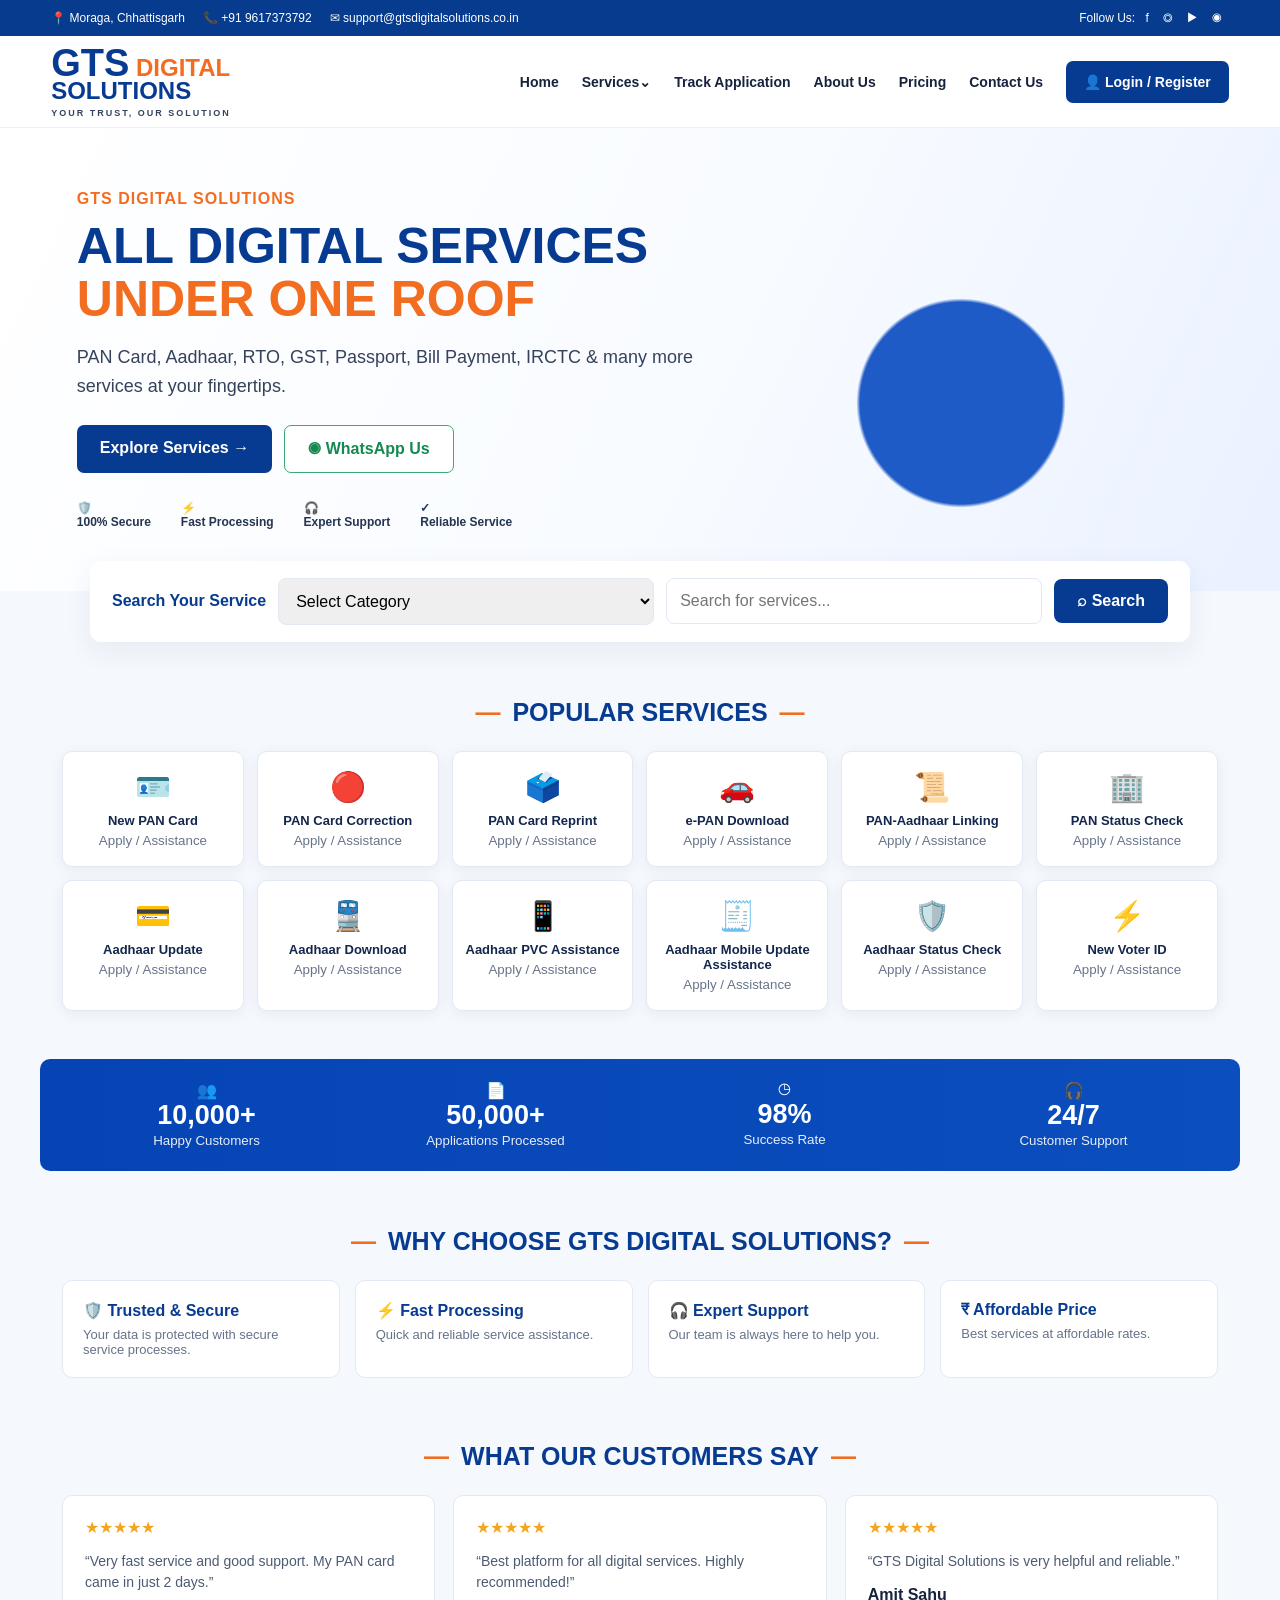
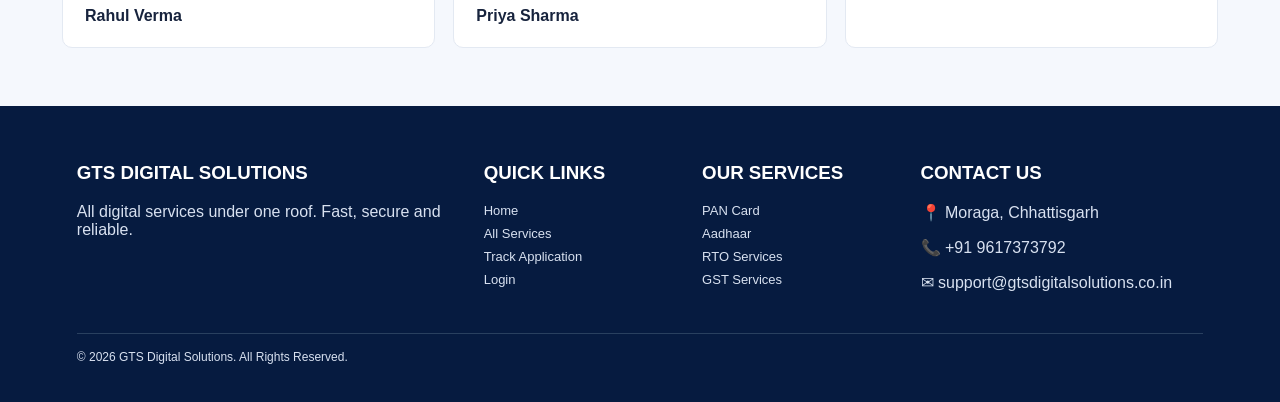
<file: index.html>
<!DOCTYPE html><html lang="hi"><head><meta charset="UTF-8"><meta name="viewport" content="width=device-width,initial-scale=1"><title>GTS Digital Solutions</title><link rel="stylesheet" href="style.css"></head><body>
<div class="topbar"><div><span>📍 Moraga, Chhattisgarh</span><span>📞 +91 9617373792</span><span>✉ support@gtsdigitalsolutions.co.in</span></div><div class="social">Follow Us: <span>f</span><span>◎</span><span>▶</span><span>◉</span></div></div>
<header class="navbar"><a class="logo" href="index.html"><b>GTS</b> <i>DIGITAL</i><br>SOLUTIONS<small>YOUR TRUST, OUR SOLUTION</small></a><nav class="navlinks"><a href="index.html">Home</a><a href="services.html">Services⌄</a><a href="login.html">Track Application</a><a href="services.html">About Us</a><a href="services.html">Pricing</a><a href="#contact">Contact Us</a><a class="navbtn" href="login.html">👤 Login / Register</a></nav></header>
<section class="hero"><div class="hero-content"><div class="eyebrow">GTS DIGITAL SOLUTIONS</div><h1>ALL DIGITAL SERVICES<br><em>UNDER ONE ROOF</em></h1><p>PAN Card, Aadhaar, RTO, GST, Passport, Bill Payment, IRCTC & many more services at your fingertips.</p><div class="hero-buttons"><a class="btn" href="services.html">Explore Services →</a><a class="btn alt" href="https://wa.me/919617373792">◉ WhatsApp Us</a></div><div class="trust"><div>🛡️<br>100% Secure</div><div>⚡<br>Fast Processing</div><div>🎧<br>Expert Support</div><div>✓<br>Reliable Service</div></div></div></section>
<div class="searchbox"><strong>Search Your Service</strong><select><option>Select Category</option><option>PAN Card</option><option>Aadhaar</option><option>RTO</option><option>GST</option></select><input placeholder="Search for services..."><button onclick="location.href='services.html'">⌕ Search</button></div>
<section class="section"><h2 class="section-title">POPULAR SERVICES</h2><div class="grid"><div class="service-card"><div class="icon">🪪</div><b>New PAN Card</b><small>Apply / Assistance</small></div><div class="service-card"><div class="icon">🔴</div><b>PAN Card Correction</b><small>Apply / Assistance</small></div><div class="service-card"><div class="icon">🗳️</div><b>PAN Card Reprint</b><small>Apply / Assistance</small></div><div class="service-card"><div class="icon">🚗</div><b>e-PAN Download</b><small>Apply / Assistance</small></div><div class="service-card"><div class="icon">📜</div><b>PAN-Aadhaar Linking</b><small>Apply / Assistance</small></div><div class="service-card"><div class="icon">🏢</div><b>PAN Status Check</b><small>Apply / Assistance</small></div><div class="service-card"><div class="icon">💳</div><b>Aadhaar Update</b><small>Apply / Assistance</small></div><div class="service-card"><div class="icon">🚆</div><b>Aadhaar Download</b><small>Apply / Assistance</small></div><div class="service-card"><div class="icon">📱</div><b>Aadhaar PVC Assistance</b><small>Apply / Assistance</small></div><div class="service-card"><div class="icon">🧾</div><b>Aadhaar Mobile Update Assistance</b><small>Apply / Assistance</small></div><div class="service-card"><div class="icon">🛡️</div><b>Aadhaar Status Check</b><small>Apply / Assistance</small></div><div class="service-card"><div class="icon">⚡</div><b>New Voter ID</b><small>Apply / Assistance</small></div></div></section>
<div class="stats"><div>👥<b>10,000+</b><small>Happy Customers</small></div><div>📄<b>50,000+</b><small>Applications Processed</small></div><div>◷<b>98%</b><small>Success Rate</small></div><div>🎧<b>24/7</b><small>Customer Support</small></div></div>
<section class="section"><h2 class="section-title">WHY CHOOSE GTS DIGITAL SOLUTIONS?</h2><div class="features"><div class="feature"><b>🛡️ Trusted & Secure</b><p>Your data is protected with secure service processes.</p></div><div class="feature"><b>⚡ Fast Processing</b><p>Quick and reliable service assistance.</p></div><div class="feature"><b>🎧 Expert Support</b><p>Our team is always here to help you.</p></div><div class="feature"><b>₹ Affordable Price</b><p>Best services at affordable rates.</p></div></div></section>
<section class="section"><h2 class="section-title">WHAT OUR CUSTOMERS SAY</h2><div class="testimonials"><div class="review"><div class="stars">★★★★★</div><p>“Very fast service and good support. My PAN card came in just 2 days.”</p><b>Rahul Verma</b></div><div class="review"><div class="stars">★★★★★</div><p>“Best platform for all digital services. Highly recommended!”</p><b>Priya Sharma</b></div><div class="review"><div class="stars">★★★★★</div><p>“GTS Digital Solutions is very helpful and reliable.”</p><b>Amit Sahu</b></div></div></section>
<footer id="contact"><div class="footergrid"><div><h3>GTS DIGITAL SOLUTIONS</h3><p>All digital services under one roof. Fast, secure and reliable.</p></div><div><h3>QUICK LINKS</h3><a href="index.html">Home</a><a href="services.html">All Services</a><a href="login.html">Track Application</a><a href="login.html">Login</a></div><div><h3>OUR SERVICES</h3><a href="services.html">PAN Card</a><a href="services.html">Aadhaar</a><a href="services.html">RTO Services</a><a href="services.html">GST Services</a></div><div><h3>CONTACT US</h3><p>📍 Moraga, Chhattisgarh</p><p>📞 +91 9617373792</p><p>✉ support@gtsdigitalsolutions.co.in</p></div></div><div class="copy">© 2026 GTS Digital Solutions. All Rights Reserved.</div></footer>
</body></html>
</file>
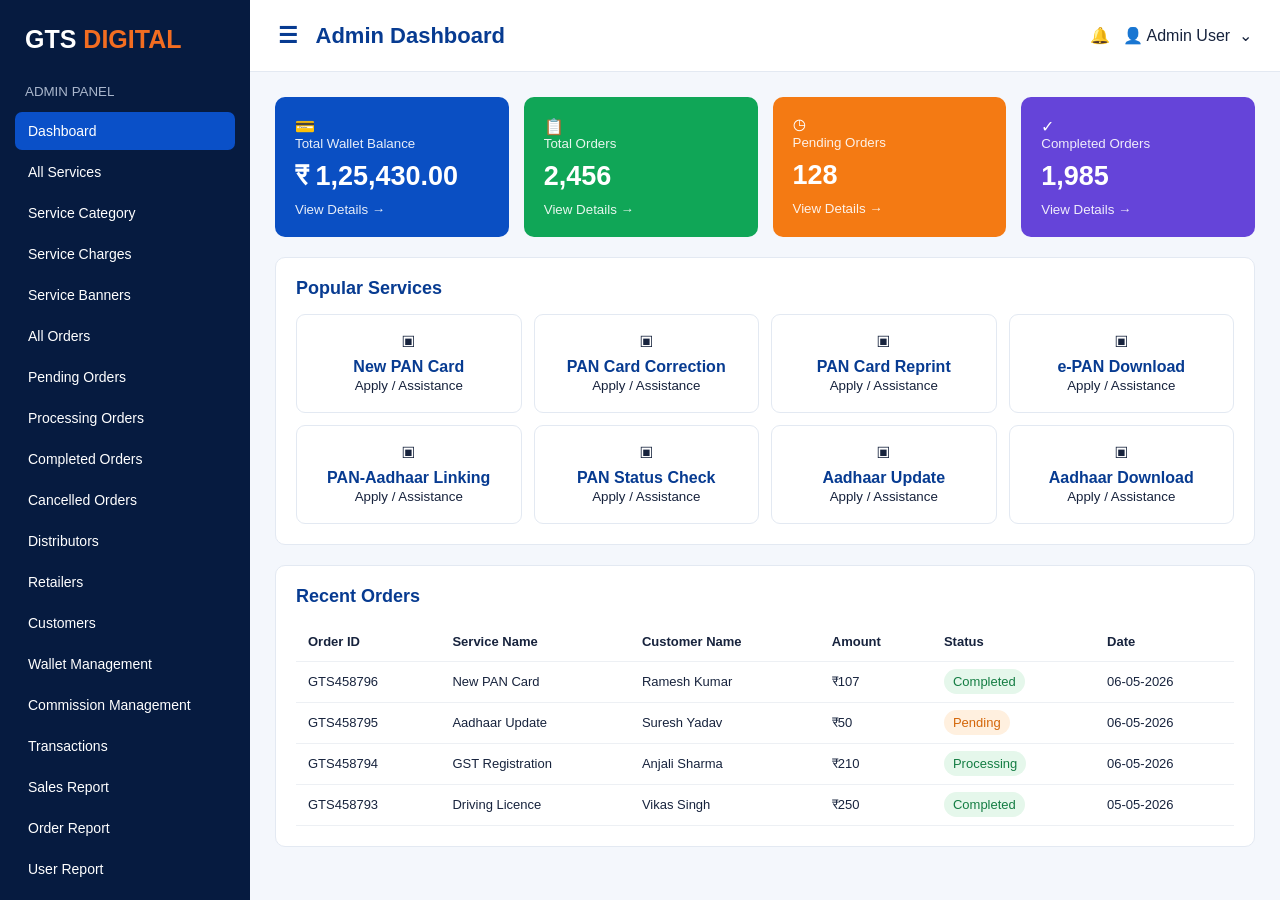
<file: admin.html>
<!DOCTYPE html><html lang="hi"><head><meta charset="UTF-8"><meta name="viewport" content="width=device-width,initial-scale=1"><title>Admin Dashboard - GTS</title><link rel="stylesheet" href="style.css"></head><body class="dashboard">
<aside class="sidebar"><div class="brand">GTS <span>DIGITAL</span></div><small>ADMIN PANEL</small><a class="active" href="#">Dashboard</a><a class="" href="#">All Services</a><a class="" href="#">Service Category</a><a class="" href="#">Service Charges</a><a class="" href="#">Service Banners</a><a class="" href="#">All Orders</a><a class="" href="#">Pending Orders</a><a class="" href="#">Processing Orders</a><a class="" href="#">Completed Orders</a><a class="" href="#">Cancelled Orders</a><a class="" href="#">Distributors</a><a class="" href="#">Retailers</a><a class="" href="#">Customers</a><a class="" href="#">Wallet Management</a><a class="" href="#">Commission Management</a><a class="" href="#">Transactions</a><a class="" href="#">Sales Report</a><a class="" href="#">Order Report</a><a class="" href="#">User Report</a><a class="" href="#">General Settings</a><a class="" href="#">Payment Settings</a><a class="" href="#">Website Settings</a><a class="" href="#">Admin Users</a><a class="" href="#">Roles & Permissions</a><a class="" href="#">Logout</a></aside>
<main class="dashmain"><header class="dashhead"><h1>☰ &nbsp; Admin Dashboard</h1><span>🔔 &nbsp; 👤 Admin User &nbsp;⌄</span></header>
<div class="dashcontent"><div class="dashcards"><div class="dashcard"><span>💳</span><small>Total Wallet Balance</small><b>₹ 1,25,430.00</b><small>View Details →</small></div><div class="dashcard"><span>📋</span><small>Total Orders</small><b>2,456</b><small>View Details →</small></div><div class="dashcard"><span>◷</span><small>Pending Orders</small><b>128</b><small>View Details →</small></div><div class="dashcard"><span>✓</span><small>Completed Orders</small><b>1,985</b><small>View Details →</small></div></div>
<section class="panel"><h2>Popular Services</h2><div class="quick"><div>▣<b>New PAN Card</b><small>Apply / Assistance</small></div><div>▣<b>PAN Card Correction</b><small>Apply / Assistance</small></div><div>▣<b>PAN Card Reprint</b><small>Apply / Assistance</small></div><div>▣<b>e-PAN Download</b><small>Apply / Assistance</small></div><div>▣<b>PAN-Aadhaar Linking</b><small>Apply / Assistance</small></div><div>▣<b>PAN Status Check</b><small>Apply / Assistance</small></div><div>▣<b>Aadhaar Update</b><small>Apply / Assistance</small></div><div>▣<b>Aadhaar Download</b><small>Apply / Assistance</small></div></div></section>
<section class="panel"><h2>Recent Orders</h2><div class="tablewrap"><table><tr><th>Order ID</th><th>Service Name</th><th>Customer Name</th><th>Amount</th><th>Status</th><th>Date</th></tr>
<tr><td>GTS458796</td><td>New PAN Card</td><td>Ramesh Kumar</td><td>₹107</td><td><span class="status">Completed</span></td><td>06-05-2026</td></tr>
<tr><td>GTS458795</td><td>Aadhaar Update</td><td>Suresh Yadav</td><td>₹50</td><td><span class="status pending">Pending</span></td><td>06-05-2026</td></tr>
<tr><td>GTS458794</td><td>GST Registration</td><td>Anjali Sharma</td><td>₹210</td><td><span class="status">Processing</span></td><td>06-05-2026</td></tr>
<tr><td>GTS458793</td><td>Driving Licence</td><td>Vikas Singh</td><td>₹250</td><td><span class="status">Completed</span></td><td>05-05-2026</td></tr>
</table></div></section></div></main></body></html>
</file>
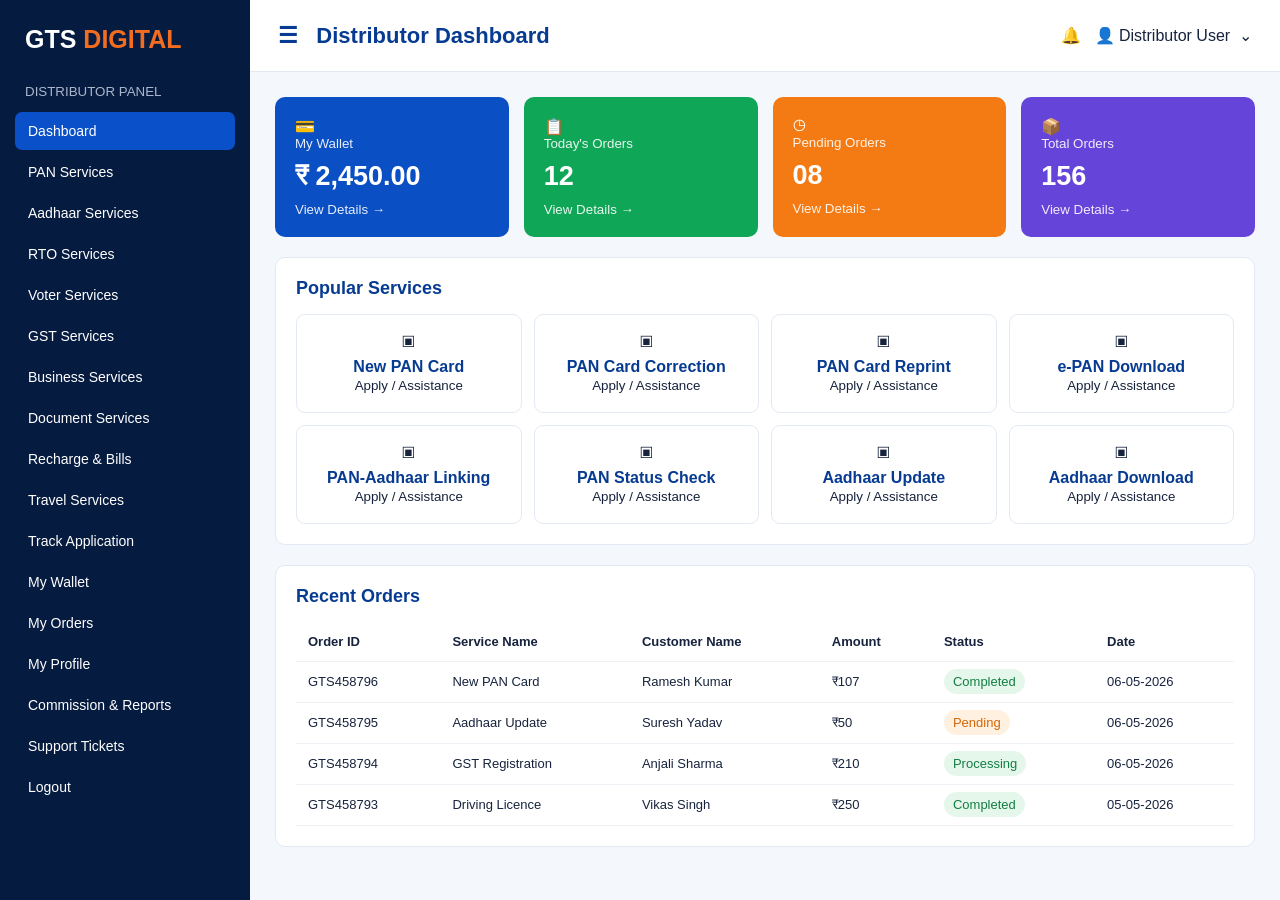
<file: distributor.html>
<!DOCTYPE html><html lang="hi"><head><meta charset="UTF-8"><meta name="viewport" content="width=device-width,initial-scale=1"><title>Distributor Dashboard - GTS</title><link rel="stylesheet" href="style.css"></head><body class="dashboard">
<aside class="sidebar"><div class="brand">GTS <span>DIGITAL</span></div><small>DISTRIBUTOR PANEL</small><a class="active" href="#">Dashboard</a><a class="" href="#">PAN Services</a><a class="" href="#">Aadhaar Services</a><a class="" href="#">RTO Services</a><a class="" href="#">Voter Services</a><a class="" href="#">GST Services</a><a class="" href="#">Business Services</a><a class="" href="#">Document Services</a><a class="" href="#">Recharge & Bills</a><a class="" href="#">Travel Services</a><a class="" href="#">Track Application</a><a class="" href="#">My Wallet</a><a class="" href="#">My Orders</a><a class="" href="#">My Profile</a><a class="" href="#">Commission & Reports</a><a class="" href="#">Support Tickets</a><a class="" href="#">Logout</a></aside>
<main class="dashmain"><header class="dashhead"><h1>☰ &nbsp; Distributor Dashboard</h1><span>🔔 &nbsp; 👤 Distributor User &nbsp;⌄</span></header>
<div class="dashcontent"><div class="dashcards"><div class="dashcard"><span>💳</span><small>My Wallet</small><b>₹ 2,450.00</b><small>View Details →</small></div><div class="dashcard"><span>📋</span><small>Today's Orders</small><b>12</b><small>View Details →</small></div><div class="dashcard"><span>◷</span><small>Pending Orders</small><b>08</b><small>View Details →</small></div><div class="dashcard"><span>📦</span><small>Total Orders</small><b>156</b><small>View Details →</small></div></div>
<section class="panel"><h2>Popular Services</h2><div class="quick"><div>▣<b>New PAN Card</b><small>Apply / Assistance</small></div><div>▣<b>PAN Card Correction</b><small>Apply / Assistance</small></div><div>▣<b>PAN Card Reprint</b><small>Apply / Assistance</small></div><div>▣<b>e-PAN Download</b><small>Apply / Assistance</small></div><div>▣<b>PAN-Aadhaar Linking</b><small>Apply / Assistance</small></div><div>▣<b>PAN Status Check</b><small>Apply / Assistance</small></div><div>▣<b>Aadhaar Update</b><small>Apply / Assistance</small></div><div>▣<b>Aadhaar Download</b><small>Apply / Assistance</small></div></div></section>
<section class="panel"><h2>Recent Orders</h2><div class="tablewrap"><table><tr><th>Order ID</th><th>Service Name</th><th>Customer Name</th><th>Amount</th><th>Status</th><th>Date</th></tr>
<tr><td>GTS458796</td><td>New PAN Card</td><td>Ramesh Kumar</td><td>₹107</td><td><span class="status">Completed</span></td><td>06-05-2026</td></tr>
<tr><td>GTS458795</td><td>Aadhaar Update</td><td>Suresh Yadav</td><td>₹50</td><td><span class="status pending">Pending</span></td><td>06-05-2026</td></tr>
<tr><td>GTS458794</td><td>GST Registration</td><td>Anjali Sharma</td><td>₹210</td><td><span class="status">Processing</span></td><td>06-05-2026</td></tr>
<tr><td>GTS458793</td><td>Driving Licence</td><td>Vikas Singh</td><td>₹250</td><td><span class="status">Completed</span></td><td>05-05-2026</td></tr>
</table></div></section></div></main></body></html>
</file>
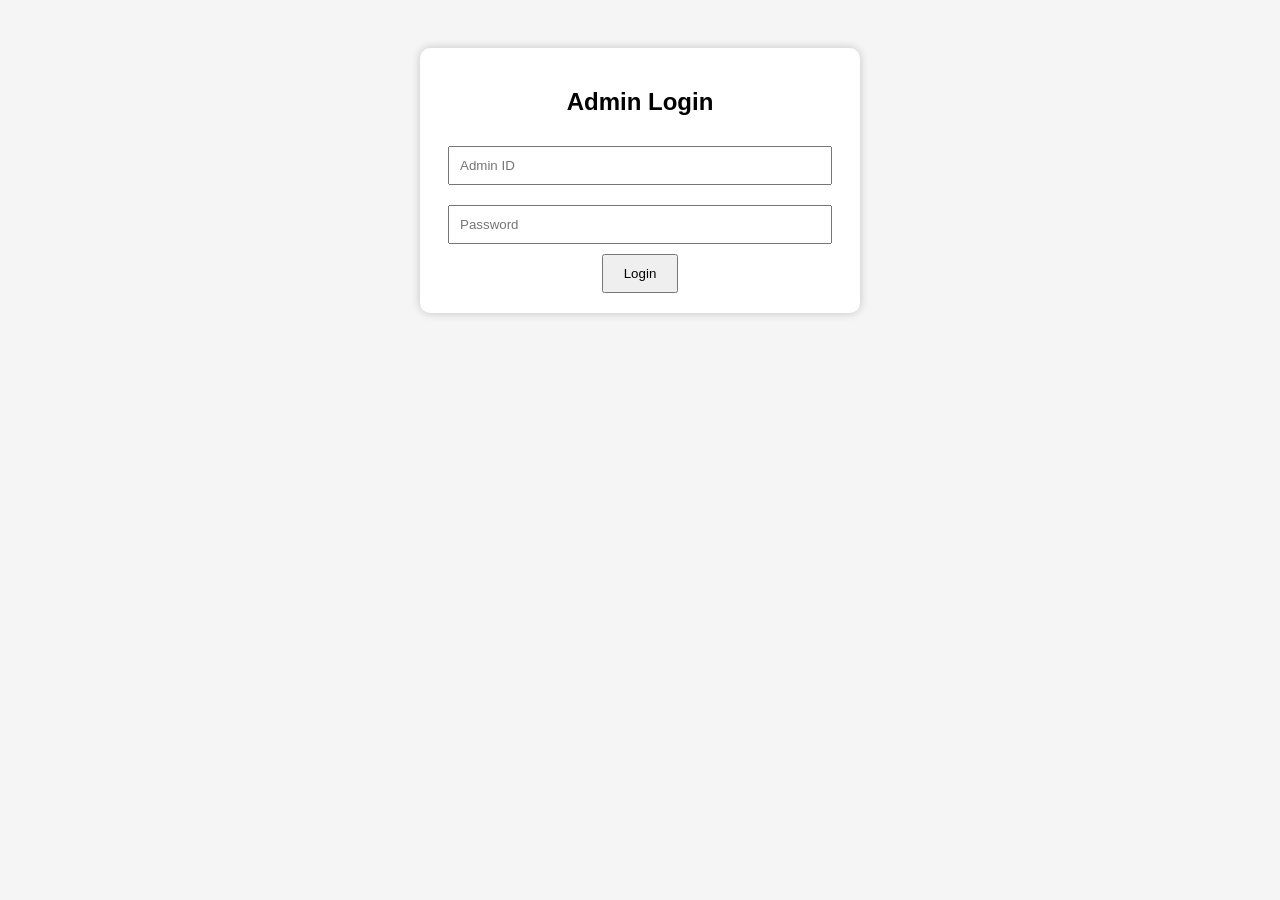
<file: login.html>
<!DOCTYPE html>
<html lang="hi">
<head>
<meta charset="UTF-8">
<meta name="viewport" content="width=device-width, initial-scale=1.0">
<title>GTS Digital Solutions - Login</title>

<style>
body{
font-family:Arial,sans-serif;
background:#f5f5f5;
text-align:center;
padding:40px;
}

.box{
max-width:400px;
margin:auto;
background:white;
padding:20px;
border-radius:10px;
box-shadow:0 0 10px rgba(0,0,0,0.2);
}

input{
width:90%;
padding:10px;
margin:10px 0;
}

button{
padding:10px 20px;
cursor:pointer;
}
</style>
</head>

<body>

<div class="box">

<h2>Admin Login</h2>

<input type="text" id="user" placeholder="Admin ID">

<input type="password" id="pass" placeholder="Password">

<button onclick="login()">Login</button>

</div>

<script>

function login(){

var username=document.getElementById("user").value;

var password=document.getElementById("pass").value;

if(username=="admin" && password=="12345"){

window.location.href="admin.html";

}else{

alert("गलत ID या Password");

}

}

</script>

</body>
</html>
</file>
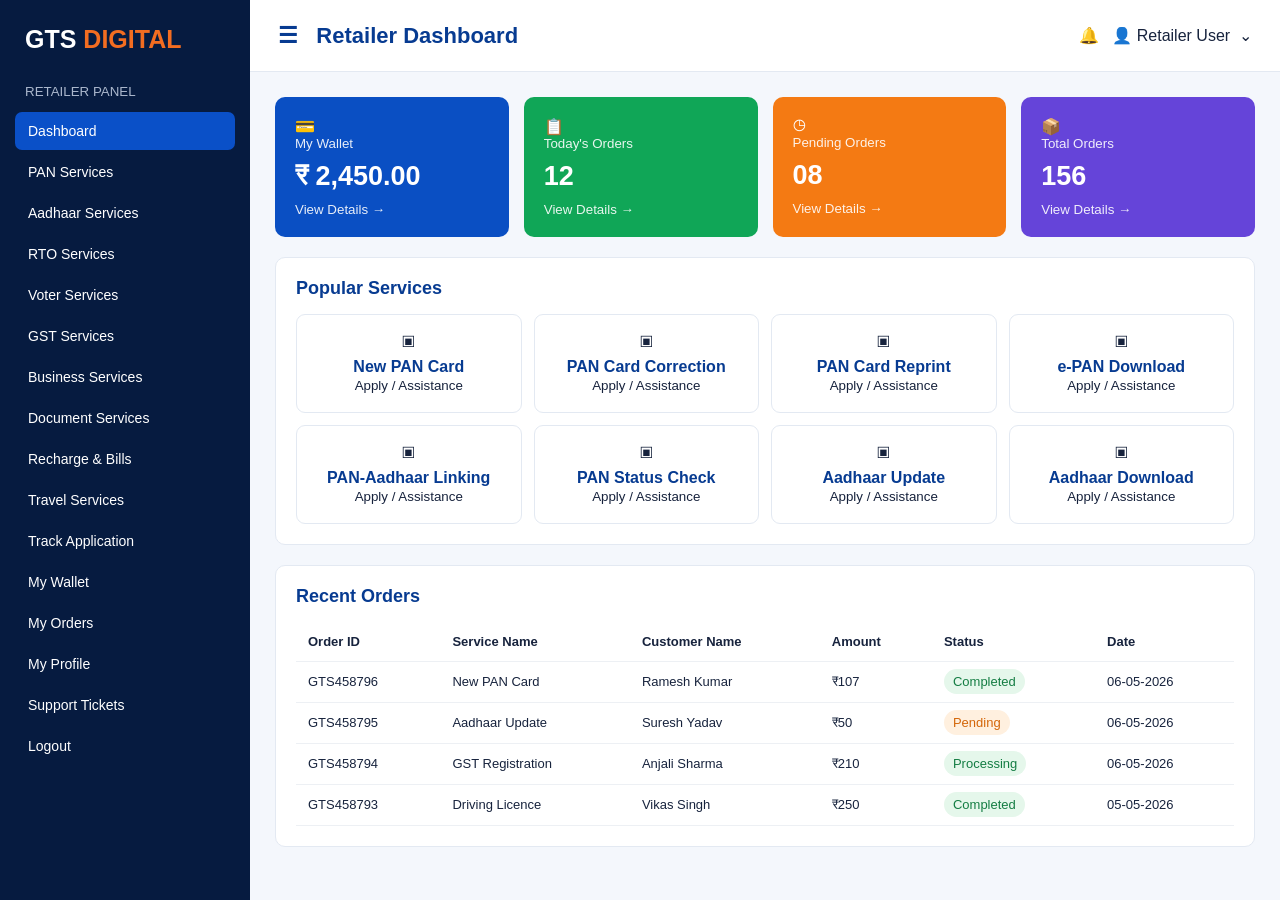
<file: retailer.html>
<!DOCTYPE html><html lang="hi"><head><meta charset="UTF-8"><meta name="viewport" content="width=device-width,initial-scale=1"><title>Retailer Dashboard - GTS</title><link rel="stylesheet" href="style.css"></head><body class="dashboard">
<aside class="sidebar"><div class="brand">GTS <span>DIGITAL</span></div><small>RETAILER PANEL</small><a class="active" href="#">Dashboard</a><a class="" href="#">PAN Services</a><a class="" href="#">Aadhaar Services</a><a class="" href="#">RTO Services</a><a class="" href="#">Voter Services</a><a class="" href="#">GST Services</a><a class="" href="#">Business Services</a><a class="" href="#">Document Services</a><a class="" href="#">Recharge & Bills</a><a class="" href="#">Travel Services</a><a class="" href="#">Track Application</a><a class="" href="#">My Wallet</a><a class="" href="#">My Orders</a><a class="" href="#">My Profile</a><a class="" href="#">Support Tickets</a><a class="" href="#">Logout</a></aside>
<main class="dashmain"><header class="dashhead"><h1>☰ &nbsp; Retailer Dashboard</h1><span>🔔 &nbsp; 👤 Retailer User &nbsp;⌄</span></header>
<div class="dashcontent"><div class="dashcards"><div class="dashcard"><span>💳</span><small>My Wallet</small><b>₹ 2,450.00</b><small>View Details →</small></div><div class="dashcard"><span>📋</span><small>Today's Orders</small><b>12</b><small>View Details →</small></div><div class="dashcard"><span>◷</span><small>Pending Orders</small><b>08</b><small>View Details →</small></div><div class="dashcard"><span>📦</span><small>Total Orders</small><b>156</b><small>View Details →</small></div></div>
<section class="panel"><h2>Popular Services</h2><div class="quick"><div>▣<b>New PAN Card</b><small>Apply / Assistance</small></div><div>▣<b>PAN Card Correction</b><small>Apply / Assistance</small></div><div>▣<b>PAN Card Reprint</b><small>Apply / Assistance</small></div><div>▣<b>e-PAN Download</b><small>Apply / Assistance</small></div><div>▣<b>PAN-Aadhaar Linking</b><small>Apply / Assistance</small></div><div>▣<b>PAN Status Check</b><small>Apply / Assistance</small></div><div>▣<b>Aadhaar Update</b><small>Apply / Assistance</small></div><div>▣<b>Aadhaar Download</b><small>Apply / Assistance</small></div></div></section>
<section class="panel"><h2>Recent Orders</h2><div class="tablewrap"><table><tr><th>Order ID</th><th>Service Name</th><th>Customer Name</th><th>Amount</th><th>Status</th><th>Date</th></tr>
<tr><td>GTS458796</td><td>New PAN Card</td><td>Ramesh Kumar</td><td>₹107</td><td><span class="status">Completed</span></td><td>06-05-2026</td></tr>
<tr><td>GTS458795</td><td>Aadhaar Update</td><td>Suresh Yadav</td><td>₹50</td><td><span class="status pending">Pending</span></td><td>06-05-2026</td></tr>
<tr><td>GTS458794</td><td>GST Registration</td><td>Anjali Sharma</td><td>₹210</td><td><span class="status">Processing</span></td><td>06-05-2026</td></tr>
<tr><td>GTS458793</td><td>Driving Licence</td><td>Vikas Singh</td><td>₹250</td><td><span class="status">Completed</span></td><td>05-05-2026</td></tr>
</table></div></section></div></main></body></html>
</file>
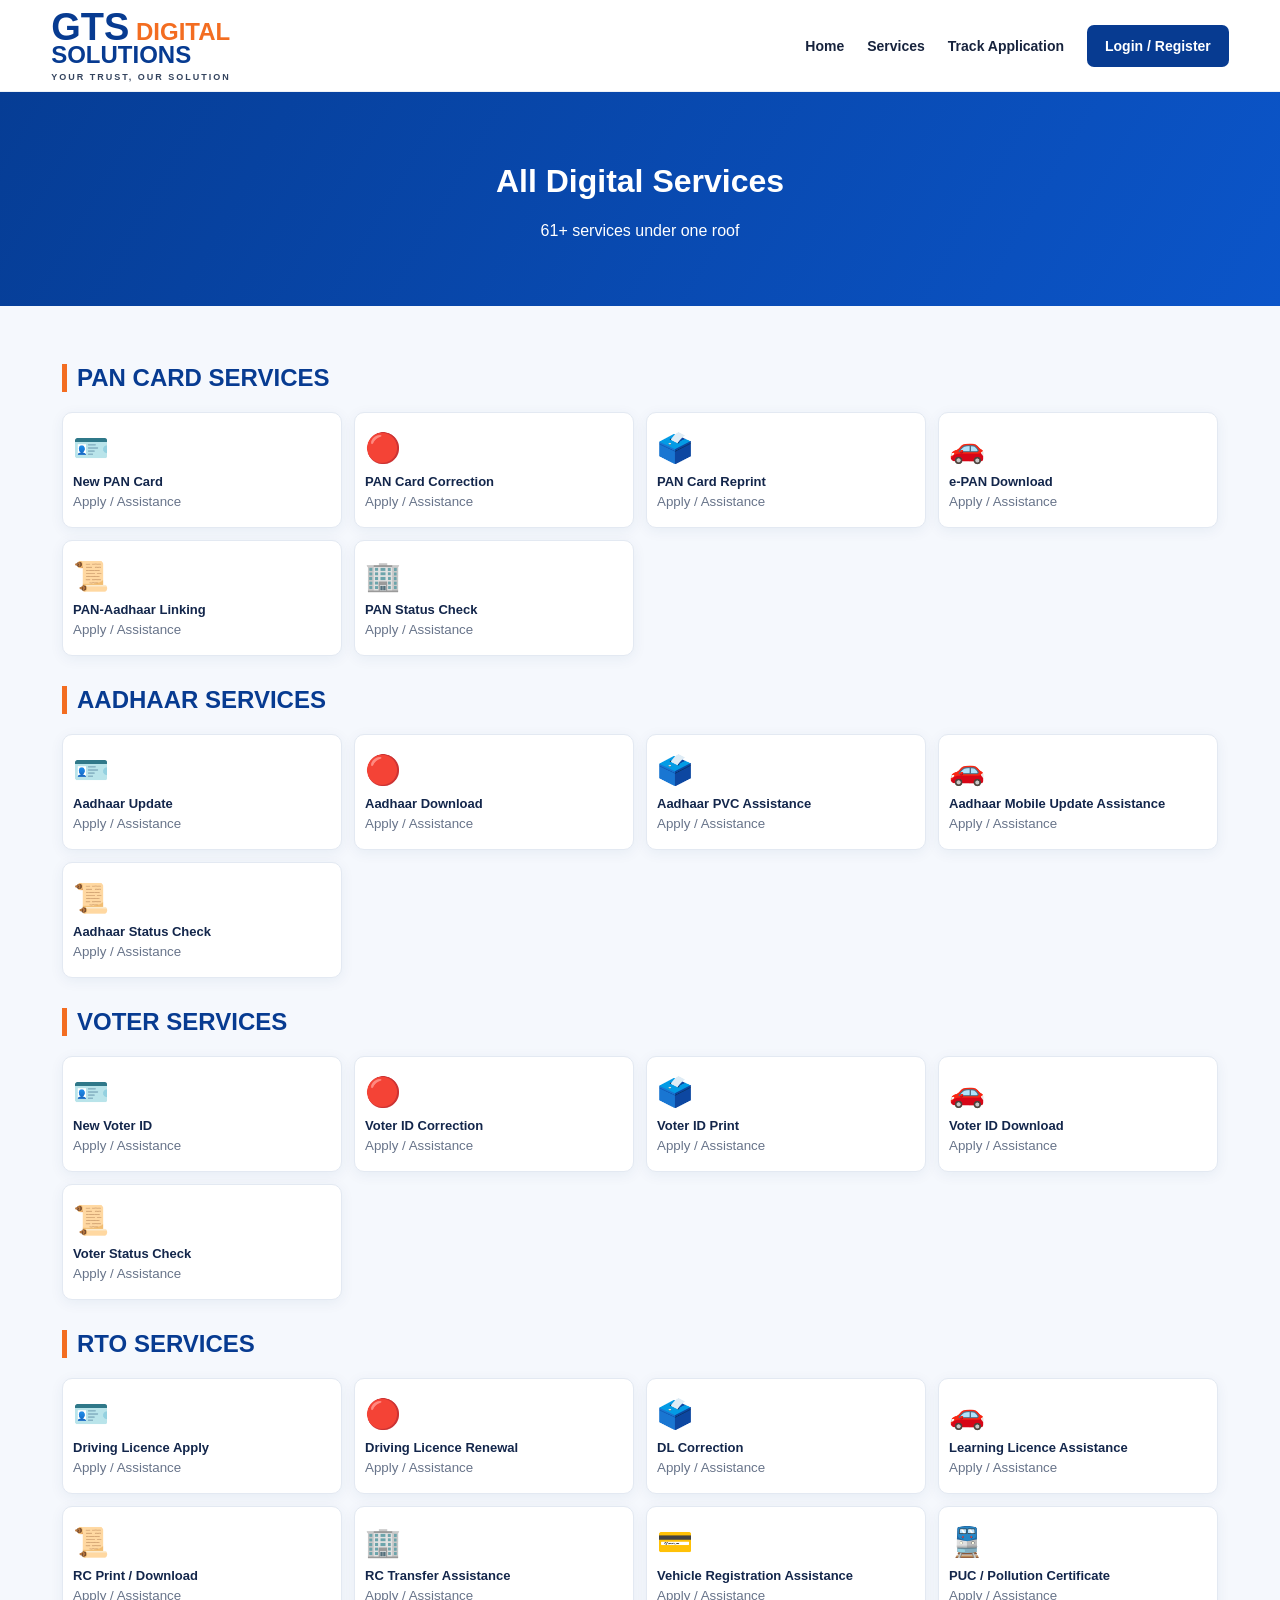
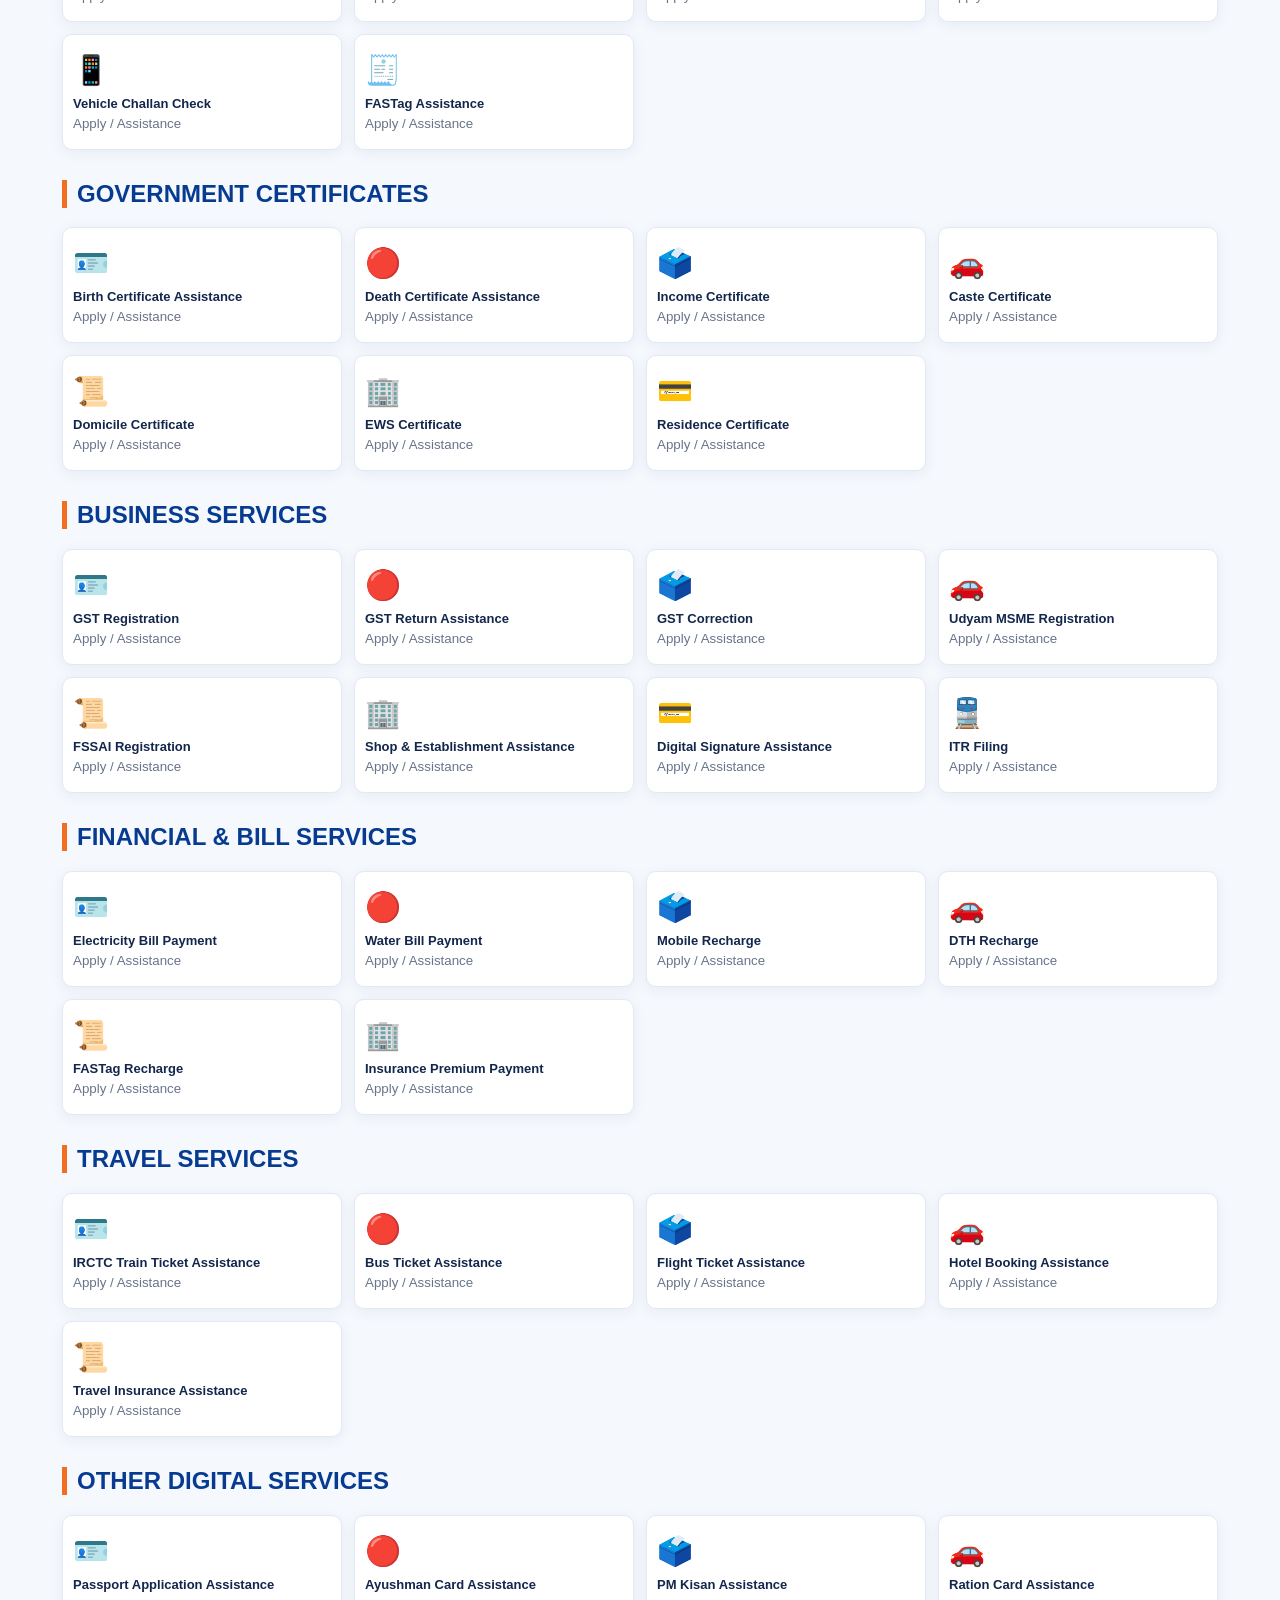
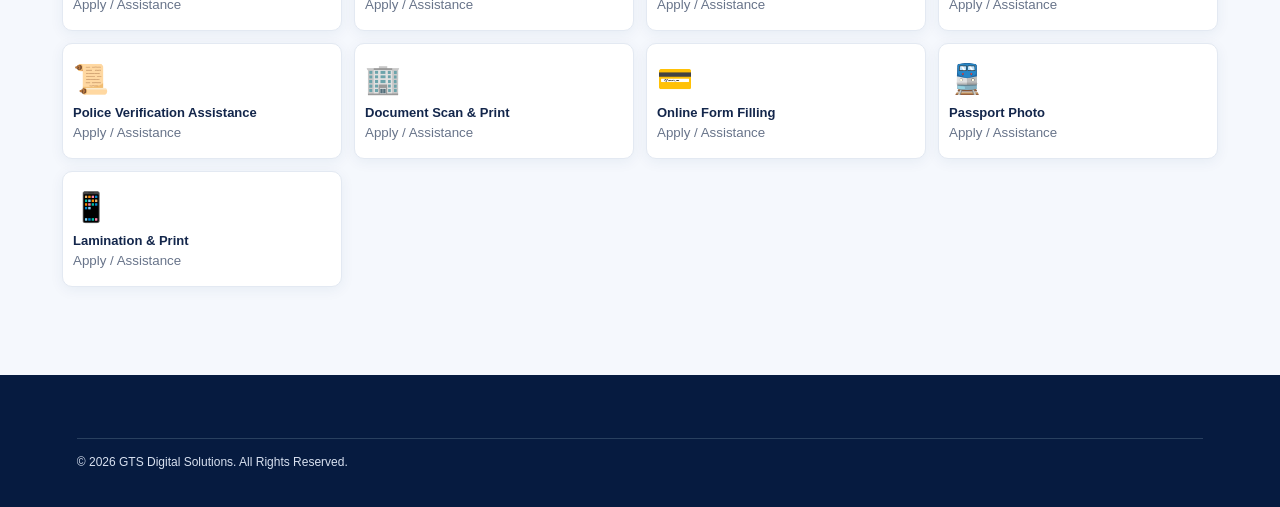
<file: services.html>
<!DOCTYPE html><html lang="hi"><head><meta charset="UTF-8"><meta name="viewport" content="width=device-width,initial-scale=1"><title>All Services - GTS</title><link rel="stylesheet" href="style.css"></head><body>
<header class="navbar"><a class="logo" href="index.html"><b>GTS</b> <i>DIGITAL</i><br>SOLUTIONS<small>YOUR TRUST, OUR SOLUTION</small></a><nav class="navlinks"><a href="index.html">Home</a><a href="services.html">Services</a><a href="login.html">Track Application</a><a class="navbtn" href="login.html">Login / Register</a></nav></header>
<div class="page-title"><h1>All Digital Services</h1><p>61+ services under one roof</p></div><section class="section"><div class="service-category"><h2>PAN CARD SERVICES</h2><div class="service-list"><div class="service-card"><div class="icon">🪪</div><b>New PAN Card</b><small>Apply / Assistance</small></div><div class="service-card"><div class="icon">🔴</div><b>PAN Card Correction</b><small>Apply / Assistance</small></div><div class="service-card"><div class="icon">🗳️</div><b>PAN Card Reprint</b><small>Apply / Assistance</small></div><div class="service-card"><div class="icon">🚗</div><b>e-PAN Download</b><small>Apply / Assistance</small></div><div class="service-card"><div class="icon">📜</div><b>PAN-Aadhaar Linking</b><small>Apply / Assistance</small></div><div class="service-card"><div class="icon">🏢</div><b>PAN Status Check</b><small>Apply / Assistance</small></div></div></div><div class="service-category"><h2>AADHAAR SERVICES</h2><div class="service-list"><div class="service-card"><div class="icon">🪪</div><b>Aadhaar Update</b><small>Apply / Assistance</small></div><div class="service-card"><div class="icon">🔴</div><b>Aadhaar Download</b><small>Apply / Assistance</small></div><div class="service-card"><div class="icon">🗳️</div><b>Aadhaar PVC Assistance</b><small>Apply / Assistance</small></div><div class="service-card"><div class="icon">🚗</div><b>Aadhaar Mobile Update Assistance</b><small>Apply / Assistance</small></div><div class="service-card"><div class="icon">📜</div><b>Aadhaar Status Check</b><small>Apply / Assistance</small></div></div></div><div class="service-category"><h2>VOTER SERVICES</h2><div class="service-list"><div class="service-card"><div class="icon">🪪</div><b>New Voter ID</b><small>Apply / Assistance</small></div><div class="service-card"><div class="icon">🔴</div><b>Voter ID Correction</b><small>Apply / Assistance</small></div><div class="service-card"><div class="icon">🗳️</div><b>Voter ID Print</b><small>Apply / Assistance</small></div><div class="service-card"><div class="icon">🚗</div><b>Voter ID Download</b><small>Apply / Assistance</small></div><div class="service-card"><div class="icon">📜</div><b>Voter Status Check</b><small>Apply / Assistance</small></div></div></div><div class="service-category"><h2>RTO SERVICES</h2><div class="service-list"><div class="service-card"><div class="icon">🪪</div><b>Driving Licence Apply</b><small>Apply / Assistance</small></div><div class="service-card"><div class="icon">🔴</div><b>Driving Licence Renewal</b><small>Apply / Assistance</small></div><div class="service-card"><div class="icon">🗳️</div><b>DL Correction</b><small>Apply / Assistance</small></div><div class="service-card"><div class="icon">🚗</div><b>Learning Licence Assistance</b><small>Apply / Assistance</small></div><div class="service-card"><div class="icon">📜</div><b>RC Print / Download</b><small>Apply / Assistance</small></div><div class="service-card"><div class="icon">🏢</div><b>RC Transfer Assistance</b><small>Apply / Assistance</small></div><div class="service-card"><div class="icon">💳</div><b>Vehicle Registration Assistance</b><small>Apply / Assistance</small></div><div class="service-card"><div class="icon">🚆</div><b>PUC / Pollution Certificate</b><small>Apply / Assistance</small></div><div class="service-card"><div class="icon">📱</div><b>Vehicle Challan Check</b><small>Apply / Assistance</small></div><div class="service-card"><div class="icon">🧾</div><b>FASTag Assistance</b><small>Apply / Assistance</small></div></div></div><div class="service-category"><h2>GOVERNMENT CERTIFICATES</h2><div class="service-list"><div class="service-card"><div class="icon">🪪</div><b>Birth Certificate Assistance</b><small>Apply / Assistance</small></div><div class="service-card"><div class="icon">🔴</div><b>Death Certificate Assistance</b><small>Apply / Assistance</small></div><div class="service-card"><div class="icon">🗳️</div><b>Income Certificate</b><small>Apply / Assistance</small></div><div class="service-card"><div class="icon">🚗</div><b>Caste Certificate</b><small>Apply / Assistance</small></div><div class="service-card"><div class="icon">📜</div><b>Domicile Certificate</b><small>Apply / Assistance</small></div><div class="service-card"><div class="icon">🏢</div><b>EWS Certificate</b><small>Apply / Assistance</small></div><div class="service-card"><div class="icon">💳</div><b>Residence Certificate</b><small>Apply / Assistance</small></div></div></div><div class="service-category"><h2>BUSINESS SERVICES</h2><div class="service-list"><div class="service-card"><div class="icon">🪪</div><b>GST Registration</b><small>Apply / Assistance</small></div><div class="service-card"><div class="icon">🔴</div><b>GST Return Assistance</b><small>Apply / Assistance</small></div><div class="service-card"><div class="icon">🗳️</div><b>GST Correction</b><small>Apply / Assistance</small></div><div class="service-card"><div class="icon">🚗</div><b>Udyam MSME Registration</b><small>Apply / Assistance</small></div><div class="service-card"><div class="icon">📜</div><b>FSSAI Registration</b><small>Apply / Assistance</small></div><div class="service-card"><div class="icon">🏢</div><b>Shop & Establishment Assistance</b><small>Apply / Assistance</small></div><div class="service-card"><div class="icon">💳</div><b>Digital Signature Assistance</b><small>Apply / Assistance</small></div><div class="service-card"><div class="icon">🚆</div><b>ITR Filing</b><small>Apply / Assistance</small></div></div></div><div class="service-category"><h2>FINANCIAL & BILL SERVICES</h2><div class="service-list"><div class="service-card"><div class="icon">🪪</div><b>Electricity Bill Payment</b><small>Apply / Assistance</small></div><div class="service-card"><div class="icon">🔴</div><b>Water Bill Payment</b><small>Apply / Assistance</small></div><div class="service-card"><div class="icon">🗳️</div><b>Mobile Recharge</b><small>Apply / Assistance</small></div><div class="service-card"><div class="icon">🚗</div><b>DTH Recharge</b><small>Apply / Assistance</small></div><div class="service-card"><div class="icon">📜</div><b>FASTag Recharge</b><small>Apply / Assistance</small></div><div class="service-card"><div class="icon">🏢</div><b>Insurance Premium Payment</b><small>Apply / Assistance</small></div></div></div><div class="service-category"><h2>TRAVEL SERVICES</h2><div class="service-list"><div class="service-card"><div class="icon">🪪</div><b>IRCTC Train Ticket Assistance</b><small>Apply / Assistance</small></div><div class="service-card"><div class="icon">🔴</div><b>Bus Ticket Assistance</b><small>Apply / Assistance</small></div><div class="service-card"><div class="icon">🗳️</div><b>Flight Ticket Assistance</b><small>Apply / Assistance</small></div><div class="service-card"><div class="icon">🚗</div><b>Hotel Booking Assistance</b><small>Apply / Assistance</small></div><div class="service-card"><div class="icon">📜</div><b>Travel Insurance Assistance</b><small>Apply / Assistance</small></div></div></div><div class="service-category"><h2>OTHER DIGITAL SERVICES</h2><div class="service-list"><div class="service-card"><div class="icon">🪪</div><b>Passport Application Assistance</b><small>Apply / Assistance</small></div><div class="service-card"><div class="icon">🔴</div><b>Ayushman Card Assistance</b><small>Apply / Assistance</small></div><div class="service-card"><div class="icon">🗳️</div><b>PM Kisan Assistance</b><small>Apply / Assistance</small></div><div class="service-card"><div class="icon">🚗</div><b>Ration Card Assistance</b><small>Apply / Assistance</small></div><div class="service-card"><div class="icon">📜</div><b>Police Verification Assistance</b><small>Apply / Assistance</small></div><div class="service-card"><div class="icon">🏢</div><b>Document Scan & Print</b><small>Apply / Assistance</small></div><div class="service-card"><div class="icon">💳</div><b>Online Form Filling</b><small>Apply / Assistance</small></div><div class="service-card"><div class="icon">🚆</div><b>Passport Photo</b><small>Apply / Assistance</small></div><div class="service-card"><div class="icon">📱</div><b>Lamination & Print</b><small>Apply / Assistance</small></div></div></div></section>
<footer><div class="copy">© 2026 GTS Digital Solutions. All Rights Reserved.</div></footer></body></html>
</file>
<file: style.css>
:root{--blue:#073b91;--navy:#061b40;--orange:#f36d21;--green:#11a65a;--purple:#6544d9;--bg:#f5f8fd;--line:#e3e9f2;--text:#17233d}
*{box-sizing:border-box}html{scroll-behavior:smooth}body{margin:0;font-family:Arial,"Noto Sans Devanagari",sans-serif;background:var(--bg);color:var(--text)}a{text-decoration:none;color:inherit}button,input,select{font:inherit}
.topbar{height:36px;background:#063b8e;color:#fff;padding:0 4%;display:flex;align-items:center;justify-content:space-between;font-size:12px}.topbar span{margin-right:18px}.topbar .social span{margin:0 7px}
.navbar{height:92px;background:#fff;border-bottom:1px solid #edf1f6;display:flex;align-items:center;justify-content:space-between;padding:0 4%;position:sticky;top:0;z-index:10}.logo{font-weight:900;color:var(--blue);font-size:24px;line-height:.9}.logo b{font-size:38px}.logo i{color:var(--orange);font-style:normal}.logo small{display:block;font-size:9px;letter-spacing:2px;color:#34445e;margin-top:7px}
.navlinks{display:flex;gap:23px;align-items:center;font-weight:700;font-size:14px}.navlinks a:hover{color:var(--orange)}.navbtn{background:var(--blue);color:#fff;padding:13px 18px;border-radius:7px}
.hero{min-height:445px;padding:62px 6%;display:flex;align-items:center;position:relative;overflow:hidden;background:linear-gradient(115deg,#fff 0%,#f8fbff 55%,#eaf1ff 100%)}.hero:after{content:"";position:absolute;width:510px;height:510px;border-radius:50%;right:5%;top:20px;background:radial-gradient(circle,#1b58c5 0 28%,transparent 29%),radial-gradient(circle,#f36d21 0 20%,transparent 21%);opacity:.98}.hero-content{position:relative;z-index:2;max-width:700px}.eyebrow{font-weight:800;color:var(--orange);letter-spacing:1px}.hero h1{font-size:50px;line-height:1.05;color:var(--blue);margin:12px 0}.hero h1 em{font-style:normal;color:var(--orange)}.hero p{font-size:18px;line-height:1.6;max-width:650px;color:#35425a}.hero-buttons{display:flex;gap:12px;margin-top:24px}.btn{display:inline-block;padding:14px 23px;border-radius:7px;background:var(--blue);color:#fff;font-weight:800}.btn.alt{background:#fff;color:#148a51;border:1px solid #39aa73}.trust{display:flex;gap:30px;margin-top:28px}.trust div{font-size:12px;font-weight:700;color:#243451}.searchbox{max-width:1100px;margin:-30px auto 20px;background:#fff;padding:17px 22px;border-radius:11px;box-shadow:0 9px 28px #163d7712;position:relative;z-index:3;display:flex;gap:12px;align-items:center}.searchbox strong{white-space:nowrap;color:var(--blue)}.searchbox select,.searchbox input{border:1px solid var(--line);padding:13px;border-radius:8px;flex:1}.searchbox button{border:0;background:var(--blue);color:#fff;padding:13px 23px;border-radius:8px;font-weight:800}
.section{max-width:1200px;margin:auto;padding:28px 22px}.section-title{text-align:center;color:var(--blue);font-size:25px;margin:8px 0 24px}.section-title:before,.section-title:after{content:"—";color:var(--orange);margin:0 12px}
.grid{display:grid;grid-template-columns:repeat(6,1fr);gap:13px}.service-card{background:#fff;border:1px solid var(--line);border-radius:10px;padding:18px 10px;text-align:center;min-height:115px;box-shadow:0 3px 14px #143c7610}.icon{font-size:29px;color:var(--blue);margin-bottom:9px}.service-card b{display:block;font-size:13px;color:#13264b}.service-card small{display:block;color:#68748a;margin-top:5px}
.stats{background:linear-gradient(90deg,#0644b5,#0b4ebd);color:#fff;max-width:1200px;margin:20px auto;border-radius:10px;padding:22px;display:grid;grid-template-columns:repeat(4,1fr);text-align:center}.stats b{display:block;font-size:27px}.stats small{opacity:.9}
.features{display:grid;grid-template-columns:repeat(4,1fr);gap:15px}.feature{background:#fff;border:1px solid var(--line);padding:20px;border-radius:10px}.feature b{display:block;color:var(--blue);margin-bottom:7px}.feature p{margin:0;color:#67738a;font-size:13px}
.testimonials{display:grid;grid-template-columns:repeat(3,1fr);gap:18px}.review{background:#fff;border:1px solid var(--line);padding:22px;border-radius:10px}.stars{color:#f3a51f}.review p{font-size:14px;color:#4d5b73;line-height:1.5}
footer{background:var(--navy);color:#d8e1f0;padding:38px 6%;margin-top:30px}.footergrid{display:grid;grid-template-columns:2fr 1fr 1fr 1.5fr;gap:30px}.footergrid h3{color:#fff}.footergrid a{display:block;margin:8px 0;font-size:13px}.copy{border-top:1px solid #29405f;margin-top:25px;padding-top:16px;font-size:12px}
.page-title{background:linear-gradient(120deg,#063d95,#0b55c9);color:#fff;padding:50px 6%;text-align:center}.service-category{margin:30px 0}.service-category h2{color:var(--blue);border-left:5px solid var(--orange);padding-left:10px}.service-list{display:grid;grid-template-columns:repeat(4,1fr);gap:12px}.service-list .service-card{text-align:left}

.auth-page{min-height:100vh;background:linear-gradient(135deg,#eef4ff,#fff);display:grid;place-items:center;padding:25px}.auth-box{width:min(480px,95%);background:#fff;border-radius:16px;padding:35px;box-shadow:0 20px 70px #003b9920}.auth-box h1{color:var(--blue);margin:20px 0}.role{display:block;border:1px solid var(--line);border-radius:10px;padding:18px;margin:12px 0;background:#fff}.role b{display:block;color:var(--blue);font-size:16px}.role small{color:#718096}.role:hover{border-color:#0b55c9;box-shadow:0 5px 18px #0b55c915}

.dashboard{min-height:100vh;background:#f4f7fc}.sidebar{position:fixed;left:0;top:0;bottom:0;width:250px;background:var(--navy);color:#fff;padding:20px 15px;overflow:auto}.sidebar .brand{padding:5px 10px 20px;font-weight:900;font-size:25px}.sidebar .brand span{color:var(--orange)}.sidebar small{display:block;color:#aab7cc;padding:10px}.sidebar a{display:block;padding:11px 13px;border-radius:7px;margin:3px 0;font-size:14px}.sidebar a.active,.sidebar a:hover{background:#0a50c8}.dashmain{margin-left:250px}.dashhead{height:72px;background:#fff;border-bottom:1px solid var(--line);display:flex;align-items:center;justify-content:space-between;padding:0 28px}.dashhead h1{font-size:22px;color:var(--blue)}.dashcontent{padding:25px}.dashcards{display:grid;grid-template-columns:repeat(4,1fr);gap:15px}.dashcard{color:#fff;border-radius:10px;padding:20px;min-height:125px}.dashcard:nth-child(1){background:#0a4fc3}.dashcard:nth-child(2){background:#10a657}.dashcard:nth-child(3){background:#f47a13}.dashcard:nth-child(4){background:#6544d9}.dashcard small{display:block;opacity:.9}.dashcard b{display:block;font-size:27px;margin:10px 0}.panel{background:#fff;border:1px solid var(--line);border-radius:10px;padding:20px;margin-top:20px}.panel h2{margin-top:0;color:var(--blue);font-size:18px}.quick{display:grid;grid-template-columns:repeat(4,1fr);gap:12px}.quick div{border:1px solid var(--line);border-radius:9px;padding:18px;text-align:center}.quick b{display:block;color:var(--blue);margin-top:7px}.tablewrap{overflow:auto}table{width:100%;border-collapse:collapse;min-width:650px}th,td{text-align:left;padding:12px;border-bottom:1px solid #edf0f4;font-size:13px}.status{padding:5px 9px;border-radius:20px;background:#e5f7eb;color:#147d43}.pending{background:#fff0df;color:#d46609}

@media(max-width:950px){.navlinks{gap:10px;font-size:12px}.grid{grid-template-columns:repeat(3,1fr)}.features{grid-template-columns:repeat(2,1fr)}.stats{grid-template-columns:repeat(2,1fr);gap:20px}.service-list{grid-template-columns:repeat(3,1fr)}.dashcards{grid-template-columns:repeat(2,1fr)}.quick{grid-template-columns:repeat(2,1fr)}}
@media(max-width:650px){.topbar{display:none}.navbar{height:72px}.navlinks a:not(.navbtn){display:none}.logo b{font-size:30px}.hero{padding:45px 20px;min-height:410px}.hero:after{opacity:.2;right:-180px}.hero h1{font-size:37px}.hero p{font-size:15px}.trust{gap:12px}.searchbox{margin:0 12px 15px;display:grid}.grid,.service-list{grid-template-columns:repeat(2,1fr)}.stats,.features,.testimonials{grid-template-columns:1fr}.sidebar{display:none}.dashmain{margin-left:0}.dashcards{grid-template-columns:1fr}.quick{grid-template-columns:1fr}.footergrid{grid-template-columns:1fr 1fr}.section{padding:22px 14px}}
</file>
